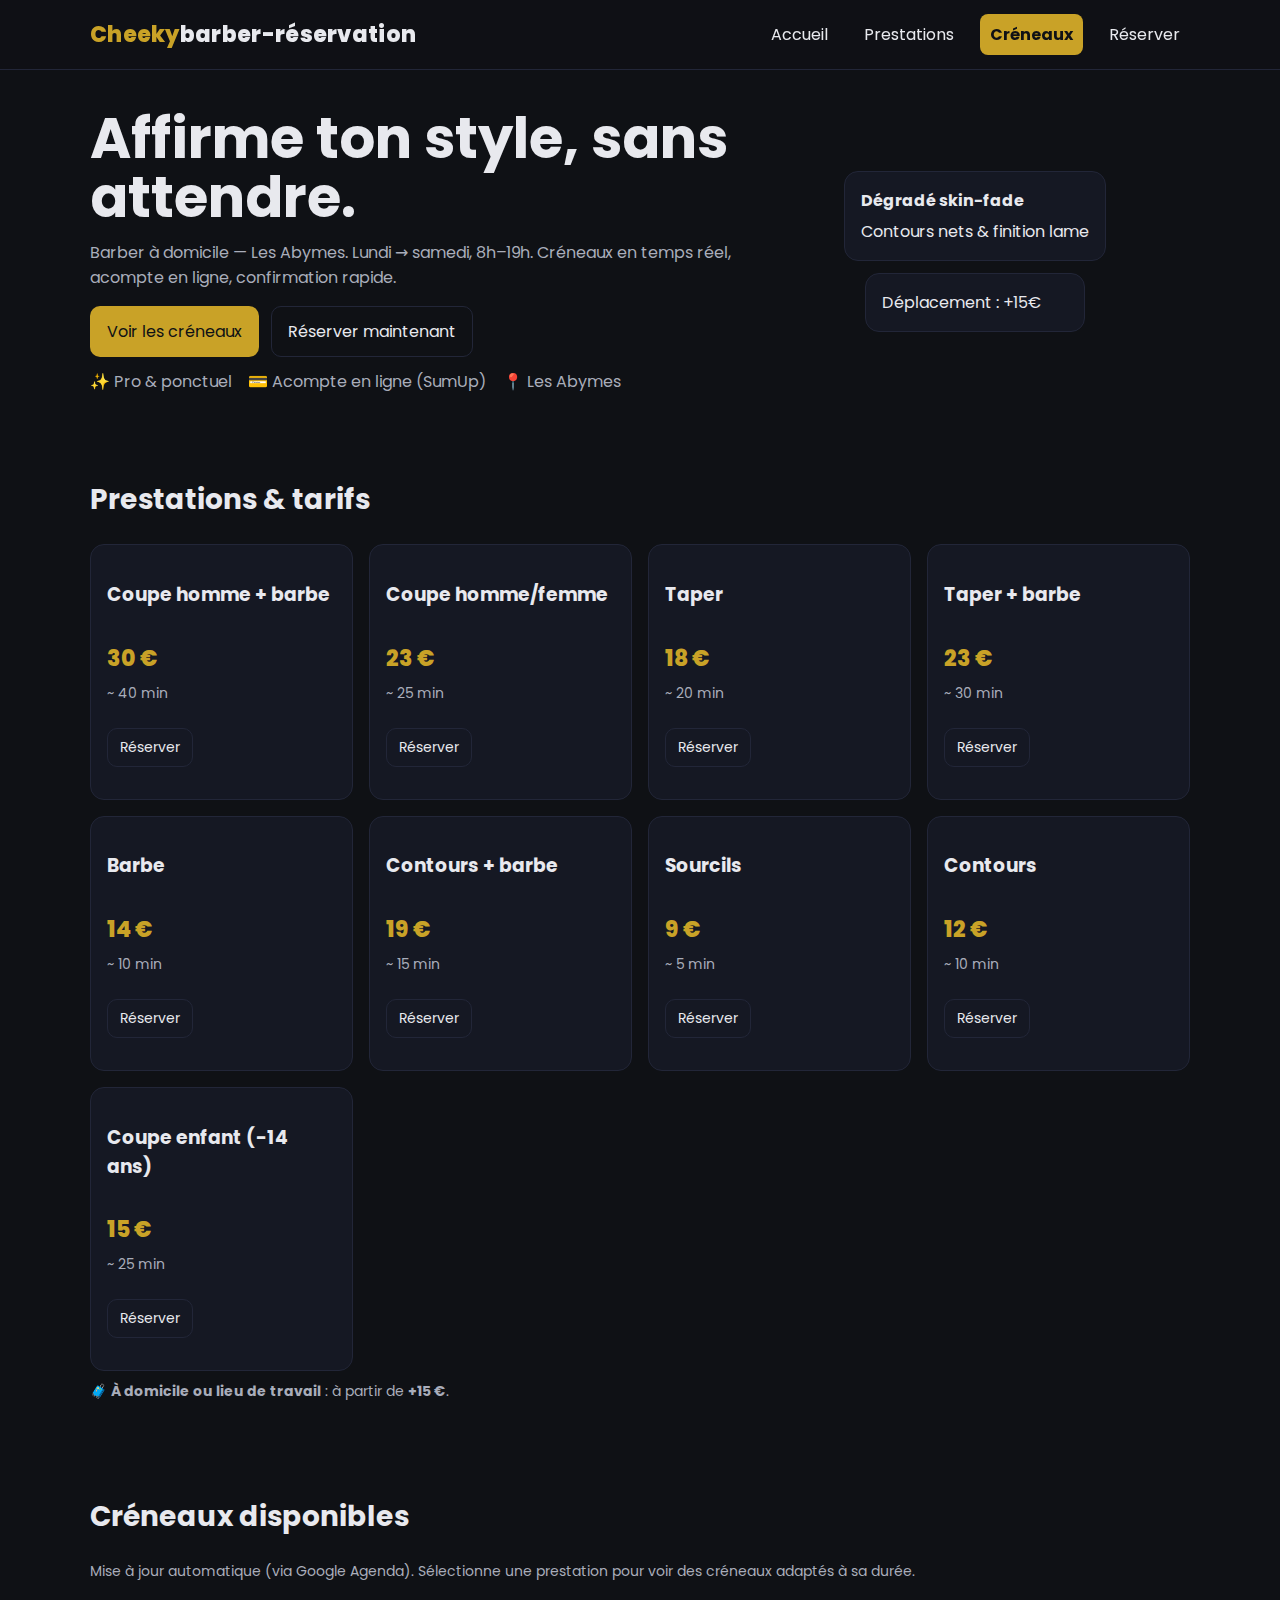
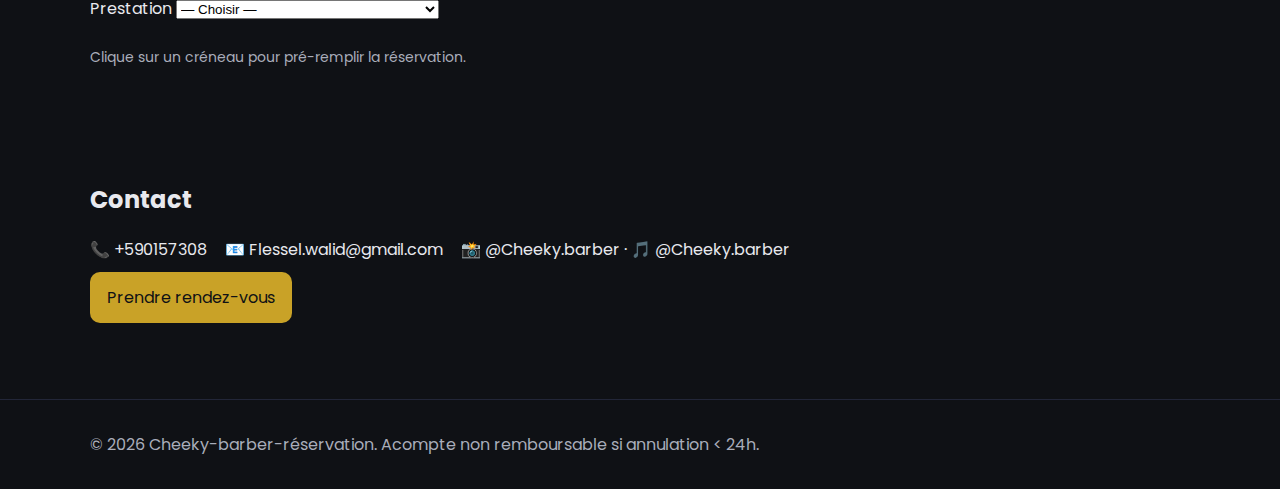
<file: index.html>
<!DOCTYPE html>
<html lang="fr">
<head>
  <meta charset="utf-8" />
  <meta name="viewport" content="width=device-width, initial-scale=1" />
  <title>Cheeky-barber-réservation — Réservation</title>
  <meta name="description" content="Réservations en ligne — Cheeky-barber-réservation — Les Abymes." />
  <link rel="preconnect" href="https://fonts.googleapis.com">
  <link rel="preconnect" href="https://fonts.gstatic.com" crossorigin>
  <link href="https://fonts.googleapis.com/css2?family=Poppins:wght@300;400;600;800&display=swap" rel="stylesheet">
  <link rel="stylesheet" href="styles.css" />
  <script>window.API_URL="https://script.google.com/macros/s/AKfycbzO9FABjXoJJfdcQ87IXhs6kdOwYSWfinskn80huSxqxexUh1wet-uw41j0d2zOKSmo/exec";</script>
  <script>window.SVC_MINS={"Coupe homme + barbe": 40, "Coupe homme/femme": 25, "Taper": 20, "Taper + barbe": 30, "Barbe": 10, "Contours + barbe": 15, "Sourcils": 5, "Contours": 10, "Coupe enfant (-14 ans)": 25};</script>
  <script defer src="script.js"></script>
</head>
<body>
  <header class="site-header">
    <div class="container nav">
      <a class="logo" href="./"><span>Cheeky</span>barber-réservation</a>
      <button class="burger" aria-label="Menu">☰</button>
      <nav class="menu">
        <a href="./">Accueil</a>
        <a href="#services">Prestations</a>
        <a href="#slots" class="cta">Créneaux</a>
        <a href="reservation.html">Réserver</a>
      </nav>
    </div>
  </header>

  <section class="hero container">
    <div class="hero-text">
      <h1>Affirme ton style, sans attendre.</h1>
      <p>Barber à domicile — Les Abymes. Lundi → samedi, 8h–19h. Créneaux en temps réel, acompte en ligne, confirmation rapide.</p>
      <div class="actions">
        <a class="btn primary" href="#slots">Voir les créneaux</a>
        <a class="btn ghost" href="reservation.html">Réserver maintenant</a>
      </div>
      <ul class="badges">
        <li>✨ Pro & ponctuel</li>
        <li>💳 Acompte en ligne (SumUp)</li>
        <li>📍 Les Abymes</li>
      </ul>
    </div>
    <div class="hero-art" aria-hidden="true">
      <div class="card">
        <div class="card-title">Dégradé skin-fade</div>
        <div class="card-body">Contours nets & finition lame</div>
      </div>
      <div class="card floating">Déplacement : +15€</div>
    </div>
  </section>

  <section id="services" class="services container">
    <h2>Prestations & tarifs</h2>
    <div class="grid">
    <article class="service">
      <h3>Coupe homme + barbe</h3>
      <div class="price">30 €</div>
      <div class="muted">~ 40 min</div>
      <p class="svc-actions">
        <a class="btn small" href="reservation.html?service=Coupe%20homme%20+%20barbe">Réserver</a>
      </p>
    </article>

    <article class="service">
      <h3>Coupe homme/femme</h3>
      <div class="price">23 €</div>
      <div class="muted">~ 25 min</div>
      <p class="svc-actions">
        <a class="btn small" href="reservation.html?service=Coupe%20homme/femme">Réserver</a>
      </p>
    </article>

    <article class="service">
      <h3>Taper</h3>
      <div class="price">18 €</div>
      <div class="muted">~ 20 min</div>
      <p class="svc-actions">
        <a class="btn small" href="reservation.html?service=Taper">Réserver</a>
      </p>
    </article>

    <article class="service">
      <h3>Taper + barbe</h3>
      <div class="price">23 €</div>
      <div class="muted">~ 30 min</div>
      <p class="svc-actions">
        <a class="btn small" href="reservation.html?service=Taper%20+%20barbe">Réserver</a>
      </p>
    </article>

    <article class="service">
      <h3>Barbe</h3>
      <div class="price">14 €</div>
      <div class="muted">~ 10 min</div>
      <p class="svc-actions">
        <a class="btn small" href="reservation.html?service=Barbe">Réserver</a>
      </p>
    </article>

    <article class="service">
      <h3>Contours + barbe</h3>
      <div class="price">19 €</div>
      <div class="muted">~ 15 min</div>
      <p class="svc-actions">
        <a class="btn small" href="reservation.html?service=Contours%20+%20barbe">Réserver</a>
      </p>
    </article>

    <article class="service">
      <h3>Sourcils</h3>
      <div class="price">9 €</div>
      <div class="muted">~ 5 min</div>
      <p class="svc-actions">
        <a class="btn small" href="reservation.html?service=Sourcils">Réserver</a>
      </p>
    </article>

    <article class="service">
      <h3>Contours</h3>
      <div class="price">12 €</div>
      <div class="muted">~ 10 min</div>
      <p class="svc-actions">
        <a class="btn small" href="reservation.html?service=Contours">Réserver</a>
      </p>
    </article>

    <article class="service">
      <h3>Coupe enfant (-14 ans)</h3>
      <div class="price">15 €</div>
      <div class="muted">~ 25 min</div>
      <p class="svc-actions">
        <a class="btn small" href="reservation.html?service=Coupe%20enfant%20(-14%20ans)">Réserver</a>
      </p>
    </article>
    </div>
    <p class="hint">🧳 <strong>À domicile ou lieu de travail</strong> : à partir de <strong>+15 €</strong>.</p>
  </section>

  <section id="slots" class="container slots">
    <h2>Créneaux disponibles</h2>
    <p class="muted">Mise à jour automatique (via Google Agenda). Sélectionne une prestation pour voir des créneaux adaptés à sa durée.</p>
    <div class="filters">
      <label>Prestation
        <select id="serviceSelect" required>
          <option value="">— Choisir —</option>
          <option value="Coupe homme + barbe" data-min="40">Coupe homme + barbe — 30€ — 40 min</option>
<option value="Coupe homme/femme" data-min="25">Coupe homme/femme — 23€ — 25 min</option>
<option value="Taper" data-min="20">Taper — 18€ — 20 min</option>
<option value="Taper + barbe" data-min="30">Taper + barbe — 23€ — 30 min</option>
<option value="Barbe" data-min="10">Barbe — 14€ — 10 min</option>
<option value="Contours + barbe" data-min="15">Contours + barbe — 19€ — 15 min</option>
<option value="Sourcils" data-min="5">Sourcils — 9€ — 5 min</option>
<option value="Contours" data-min="10">Contours — 12€ — 10 min</option>
<option value="Coupe enfant (-14 ans)" data-min="25">Coupe enfant (-14 ans) — 15€ — 25 min</option>
        </select>
      </label>
    </div>
    <div id="slotGrid" class="grid slots-grid"></div>
    <p class="hint">Clique sur un créneau pour pré-remplir la réservation.</p>
  </section>

  <section class="contact container" id="contact">
    <h2>Contact</h2>
    <ul class="contact-list">
      <li>📞 <a href="tel:+590157308">+590157308</a></li>
      <li>📧 <a href="mailto:Flessel.walid@gmail.com">Flessel.walid@gmail.com</a></li>
      <li>📸 <a href="https://instagram.com/Cheeky.barber" target="_blank" rel="noopener">@Cheeky.barber</a> · 🎵 <a href="https://tiktok.com/@Cheeky.barber" target="_blank" rel="noopener">@Cheeky.barber</a></li>
    </ul>
    <p class="cta-line"><a class="btn primary" href="reservation.html">Prendre rendez-vous</a></p>
  </section>

  <footer class="site-footer">
    <div class="container">
      <p>© <span id="year"></span> Cheeky-barber-réservation. Acompte non remboursable si annulation &lt; 24h.</p>
    </div>
  </footer>
</body>
</html>
</file>
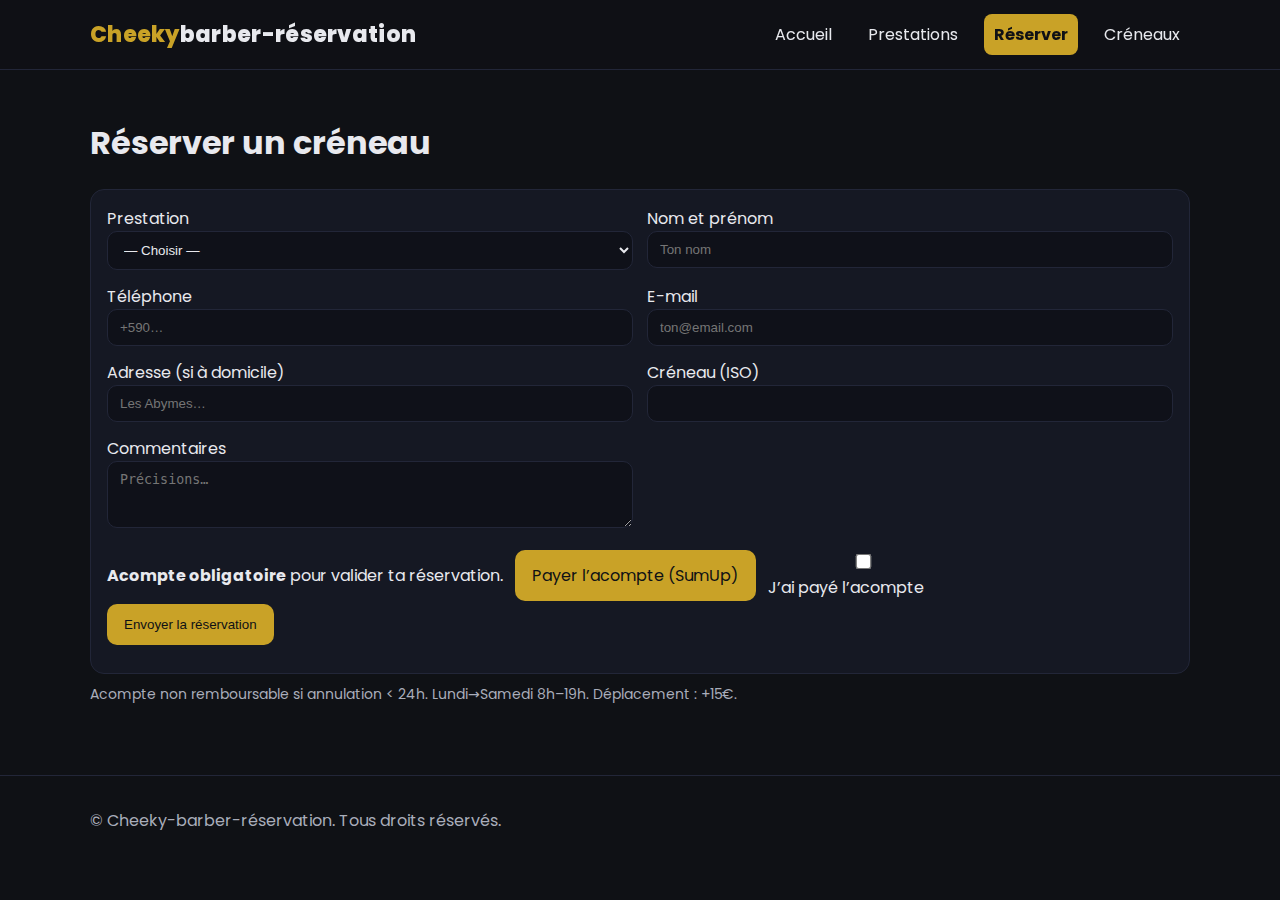
<file: reservation.html>
<!DOCTYPE html>
<html lang="fr">
<head>
  <meta charset="utf-8" />
  <meta name="viewport" content="width=device-width, initial-scale=1" />
  <title>Réserver — Cheeky-barber-réservation</title>
  <link rel="preconnect" href="https://fonts.googleapis.com">
  <link rel="preconnect" href="https://fonts.gstatic.com" crossorigin>
  <link href="https://fonts.googleapis.com/css2?family=Poppins:wght@300;400;600;800&display=swap" rel="stylesheet">
  <link rel="stylesheet" href="styles.css" />
  <script defer src="reservation.js"></script>
</head>
<body>
  <header class="site-header">
    <div class="container nav">
      <a class="logo" href="./"><span>Cheeky</span>barber-réservation</a>
      <button class="burger" aria-label="Menu">☰</button>
      <nav class="menu">
        <a href="./">Accueil</a>
        <a href="./#services">Prestations</a>
        <a href="reservation.html" class="cta">Réserver</a>
        <a href="./#slots">Créneaux</a>
      </nav>
    </div>
  </header>

  <main class="container page">
    <h1>Réserver un créneau</h1>
    <div id="selectedSlot" class="notice" style="display:none;"></div>

    <form id="bookForm" class="card form">
      <div class="grid form-grid">
        <label>Prestation
          <select name="service" id="svcSelect" required>
            <option value="">— Choisir —</option>
            <option value="Coupe homme + barbe" data-min="40">Coupe homme + barbe — 30€ — 40 min</option>
<option value="Coupe homme/femme" data-min="25">Coupe homme/femme — 23€ — 25 min</option>
<option value="Taper" data-min="20">Taper — 18€ — 20 min</option>
<option value="Taper + barbe" data-min="30">Taper + barbe — 23€ — 30 min</option>
<option value="Barbe" data-min="10">Barbe — 14€ — 10 min</option>
<option value="Contours + barbe" data-min="15">Contours + barbe — 19€ — 15 min</option>
<option value="Sourcils" data-min="5">Sourcils — 9€ — 5 min</option>
<option value="Contours" data-min="10">Contours — 12€ — 10 min</option>
<option value="Coupe enfant (-14 ans)" data-min="25">Coupe enfant (-14 ans) — 15€ — 25 min</option>
          </select>
        </label>

        <label>Nom et prénom
          <input type="text" name="name" required placeholder="Ton nom">
        </label>

        <label>Téléphone
          <input type="tel" name="phone" required placeholder="+590…">
        </label>

        <label>E-mail
          <input type="email" name="email" required placeholder="ton@email.com">
        </label>

        <label>Adresse (si à domicile)
          <input type="text" name="address" placeholder="Les Abymes…">
        </label>

        <label>Créneau (ISO)
          <input type="text" id="slotField" name="slotISO" required readonly>
        </label>

        <label>Commentaires
          <textarea name="notes" rows="3" placeholder="Précisions…"></textarea>
        </label>
      </div>

      <div class="deposit">
        <p><strong>Acompte obligatoire</strong> pour valider ta réservation.</p>
        <a class="btn primary" target="_blank" rel="noopener" href="https://pay.sumup.com/b2c/X0Y8LLHBXL">Payer l’acompte (SumUp)</a>
        <label class="ck"><input type="checkbox" id="depositOk" required> J’ai payé l’acompte</label>
      </div>

      <div class="actions">
        <button type="submit" class="btn primary">Envoyer la réservation</button>
        <span id="bookMsg" class="muted"></span>
      </div>
    </form>

    <p class="hint">Acompte non remboursable si annulation &lt; 24h. Lundi→Samedi 8h–19h. Déplacement : +15€.</p>
  </main>

  <footer class="site-footer">
    <div class="container">
      <p>© <span id="year"></span> Cheeky-barber-réservation. Tous droits réservés.</p>
    </div>
  </footer>
</body>
</html>
</file>
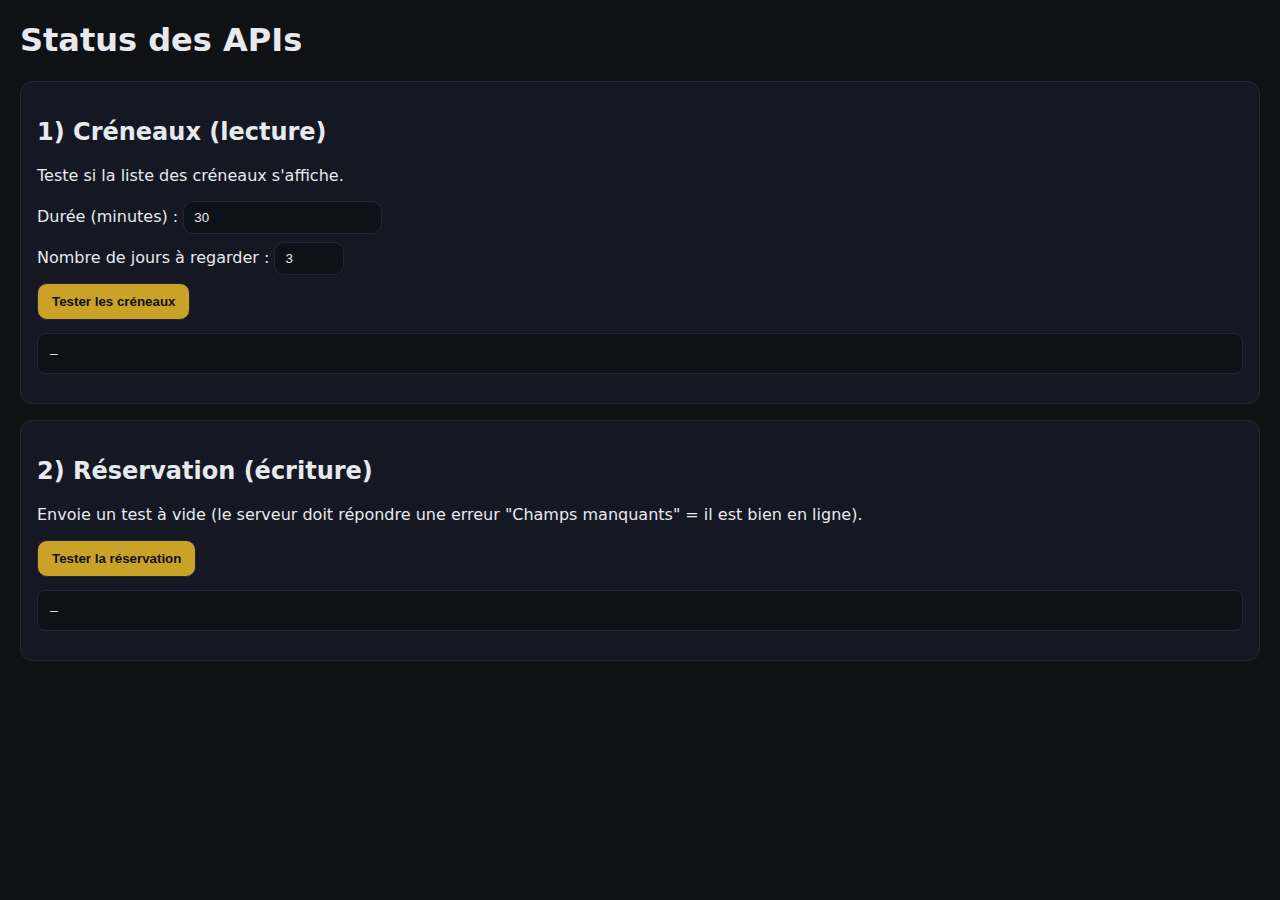
<file: status.html>
<!DOCTYPE html>
<html lang="fr">
<head>
  <meta charset="utf-8" />
  <meta name="viewport" content="width=device-width, initial-scale=1" />
  <title>Status — Cheeky-barber</title>
  <style>
    body{font-family:system-ui,Arial;margin:20px;background:#0f1115;color:#e8e9ee}
    .card{background:#151823;border:1px solid #222638;border-radius:12px;padding:16px;margin-bottom:16px}
    button{padding:10px 14px;border-radius:10px;border:1px solid #222638;background:#C9A227;color:#0f1115;font-weight:700;cursor:pointer}
    pre{white-space:pre-wrap;word-break:break-word;background:#0f1119;border:1px solid #222638;border-radius:8px;padding:12px}
    label{display:block;margin:8px 0}
    input{padding:8px 10px;border-radius:10px;border:1px solid #222638;background:#0f1119;color:#e8e9ee}
  </style>
</head>
<body>
  <h1>Status des APIs</h1>

  <div class="card">
    <h2>1) Créneaux (lecture)</h2>
    <p>Teste si la liste des créneaux s'affiche.</p>
    <label>Durée (minutes) : <input id="mins" type="number" value="30" min="5" step="5"></label>
    <label>Nombre de jours à regarder : <input id="days" type="number" value="3" min="1" max="30"></label>
    <button id="btnSlots">Tester les créneaux</button>
    <pre id="outSlots">—</pre>
  </div>

  <div class="card">
    <h2>2) Réservation (écriture)</h2>
    <p>Envoie un test à vide (le serveur doit répondre une erreur "Champs manquants" = il est bien en ligne).</p>
    <button id="btnBook">Tester la réservation</button>
    <pre id="outBook">—</pre>
  </div>

  <script>
    const API_URL  = "https://script.google.com/macros/s/AKfycbzO9FABjXoJJfdcQ87IXhs6kdOwYSWfinskn80huSxqxexUh1wet-uw41j0d2zOKSmo/exec";
    const BOOK_URL = "https://script.google.com/macros/s/AKfycbz2DZPOlTVocach8SD6WhmrM0DaMrAbTrZGNzKU2n3JMGGeXm3sv4HRzowvCvjaZTve/exec";

    document.getElementById('btnSlots').onclick = async () => {
      const mins = document.getElementById('mins').value || 30;
      const days = document.getElementById('days').value || 3;
      const out  = document.getElementById('outSlots');
      out.textContent = 'Chargement…';
      try {
        const res = await fetch(`${API_URL}?days=${days}&min=${mins}`, { cache: 'no-store' });
        const json = await res.json();
        out.textContent = JSON.stringify(json, null, 2);
      } catch (e) {
        out.textContent = 'Erreur: ' + e;
      }
    };

    document.getElementById('btnBook').onclick = async () => {
      const out = document.getElementById('outBook');
      out.textContent = 'Chargement…';
      try {
        const res = await fetch(BOOK_URL, {
          method: 'POST',
          headers: { 'Content-Type':'application/json' },
          body: JSON.stringify({ ping: 'test' })
        });
        const json = await res.json();
        out.textContent = JSON.stringify(json, null, 2);
      } catch (e) {
        out.textContent = 'Erreur: ' + e;
      }
    };
  </script>
</body>
</html>
</file>
<file: styles.css>
:root {
  --bg: #0f1115;
  --fg: #e8e9ee;
  --muted: #a9adba;
  --primary: #C9A227;
  --accent: #2563EB;
  --card: #151823;
  --border: #222638;
}
* { box-sizing: border-box; }
html, body { margin:0; padding:0; background: var(--bg); color: var(--fg); font-family: 'Poppins', system-ui, -apple-system, Segoe UI, Roboto, Arial, sans-serif; }
a { color: var(--fg); text-decoration: none; }
.container { width: min(1100px, 92%); margin: 0 auto; }
.site-header { position: sticky; top:0; backdrop-filter: blur(8px); background: rgba(15,17,21,0.6); border-bottom: 1px solid var(--border); z-index: 10; }
.nav { display:flex; align-items:center; justify-content: space-between; padding: 14px 0; }
.logo { font-weight: 800; font-size: 22px; letter-spacing: 0.3px; }
.logo span { color: var(--primary); }
.menu { display:flex; gap: 16px; align-items:center; }
.menu a { padding: 8px 10px; border-radius: 8px; }
.menu a.cta { background: var(--primary); color: #0f1115; font-weight: 700; }
.burger { display:none; font-size: 22px; background: transparent; color: var(--fg); border:1px solid var(--border); padding:6px 10px; border-radius:8px; }
.hero { display:grid; grid-template-columns: 1.2fr 0.8fr; gap: 24px; align-items:center; padding: 40px 0 30px; }
.hero h1 { font-size: clamp(32px, 5vw, 56px); line-height: 1.05; margin: 0 0 12px; }
.hero p { color: var(--muted); margin: 0 0 16px; }
.actions { display:flex; gap: 12px; margin-bottom: 12px; }
.btn { display:inline-block; padding: 12px 16px; border-radius: 10px; border: 1px solid var(--border); }
.btn.primary { background: var(--primary); color: #0f1115; border-color: transparent; }
.btn.ghost { background: transparent; }
.btn.small { padding: 8px 12px; font-size: 14px; }
.badges { display:flex; gap: 16px; flex-wrap: wrap; padding:0; margin:10px 0 0; list-style:none; color: var(--muted); }
.hero-art { display:grid; place-items:center; }
.card { background: var(--card); border: 1px solid var(--border); border-radius: 14px; padding: 16px; min-width: 220px; }
.card-title { font-weight: 700; margin-bottom: 6px; }
.card.floating { margin-top: 12px; }
.services { padding: 32px 0; }
.services h2, .slots h2 { font-size: 28px; }
.grid { display:grid; grid-template-columns: repeat(4, 1fr); gap: 16px; }
.service { background: var(--card); border: 1px solid var(--border); border-radius: 14px; padding: 16px; display:flex; flex-direction:column; gap: 8px; }
.price { font-weight: 800; color: var(--primary); font-size: 22px; margin-top: 6px; }
.slots { padding: 24px 0 56px; }
.filters { margin: 10px 0 16px; }
.slots-grid { grid-template-columns: repeat(4, 1fr); }
.slot { background: var(--card); border: 1px solid var(--border); border-radius: 14px; padding: 12px; display:flex; flex-direction:column; gap: 6px; }
.slot .time { font-weight: 700; }
.slot .day { color: var(--muted); font-size: 14px; }
.slot .actions { display:flex; gap: 8px; margin-top: 6px; }
.notice { background: #13251d; color: #bfffe0; border: 1px solid #1d3a2d; padding: 10px 12px; border-radius: 10px; margin: 10px 0; }
.site-footer { border-top: 1px solid var(--border); }
.site-footer .container { padding: 16px 0; color: var(--muted); }
.page { padding: 28px 0 56px; }
.embed { border-radius: 14px; border: 1px solid var(--border); background: var(--card); padding: 8px; }
.hint { color: var(--muted); font-size: 14px; margin-top: 10px; }
.muted { color: var(--muted); font-size: 14px; }
.form { margin-top: 10px; }
.form-grid { grid-template-columns: repeat(2, 1fr); gap: 14px; }
.form input, .form select, .form textarea { width: 100%; padding: 10px 12px; background: #0f1119; color: var(--fg); border: 1px solid var(--border); border-radius: 10px; }
.deposit { margin-top: 12px; display:flex; gap: 12px; align-items:center; flex-wrap:wrap; }
.ck input { transform: scale(1.2); margin-right: 6px; }
.contact { padding: 24px 0 60px; }
.contact-list { list-style:none; padding:0; margin: 0 0 10px; display:flex; gap: 18px; flex-wrap: wrap; }
.cta-line { margin-top: 10px; }
@media (max-width: 900px) {
  .hero { grid-template-columns: 1fr; }
  .grid { grid-template-columns: 1fr 1fr; }
  .slots-grid { grid-template-columns: 1fr 1fr; }
  .menu { display:none; position: absolute; right: 4%; top: 60px; background: rgba(15,17,21,0.96); border: 1px solid var(--border); border-radius: 12px; padding: 10px; flex-direction: column; gap: 8px; }
  .burger { display:block; }
}
@media (max-width: 540px) {
  .grid { grid-template-columns: 1fr; }
  .slots-grid { grid-template-columns: 1fr; }
  .form-grid { grid-template-columns: 1fr; }
}
</file>
